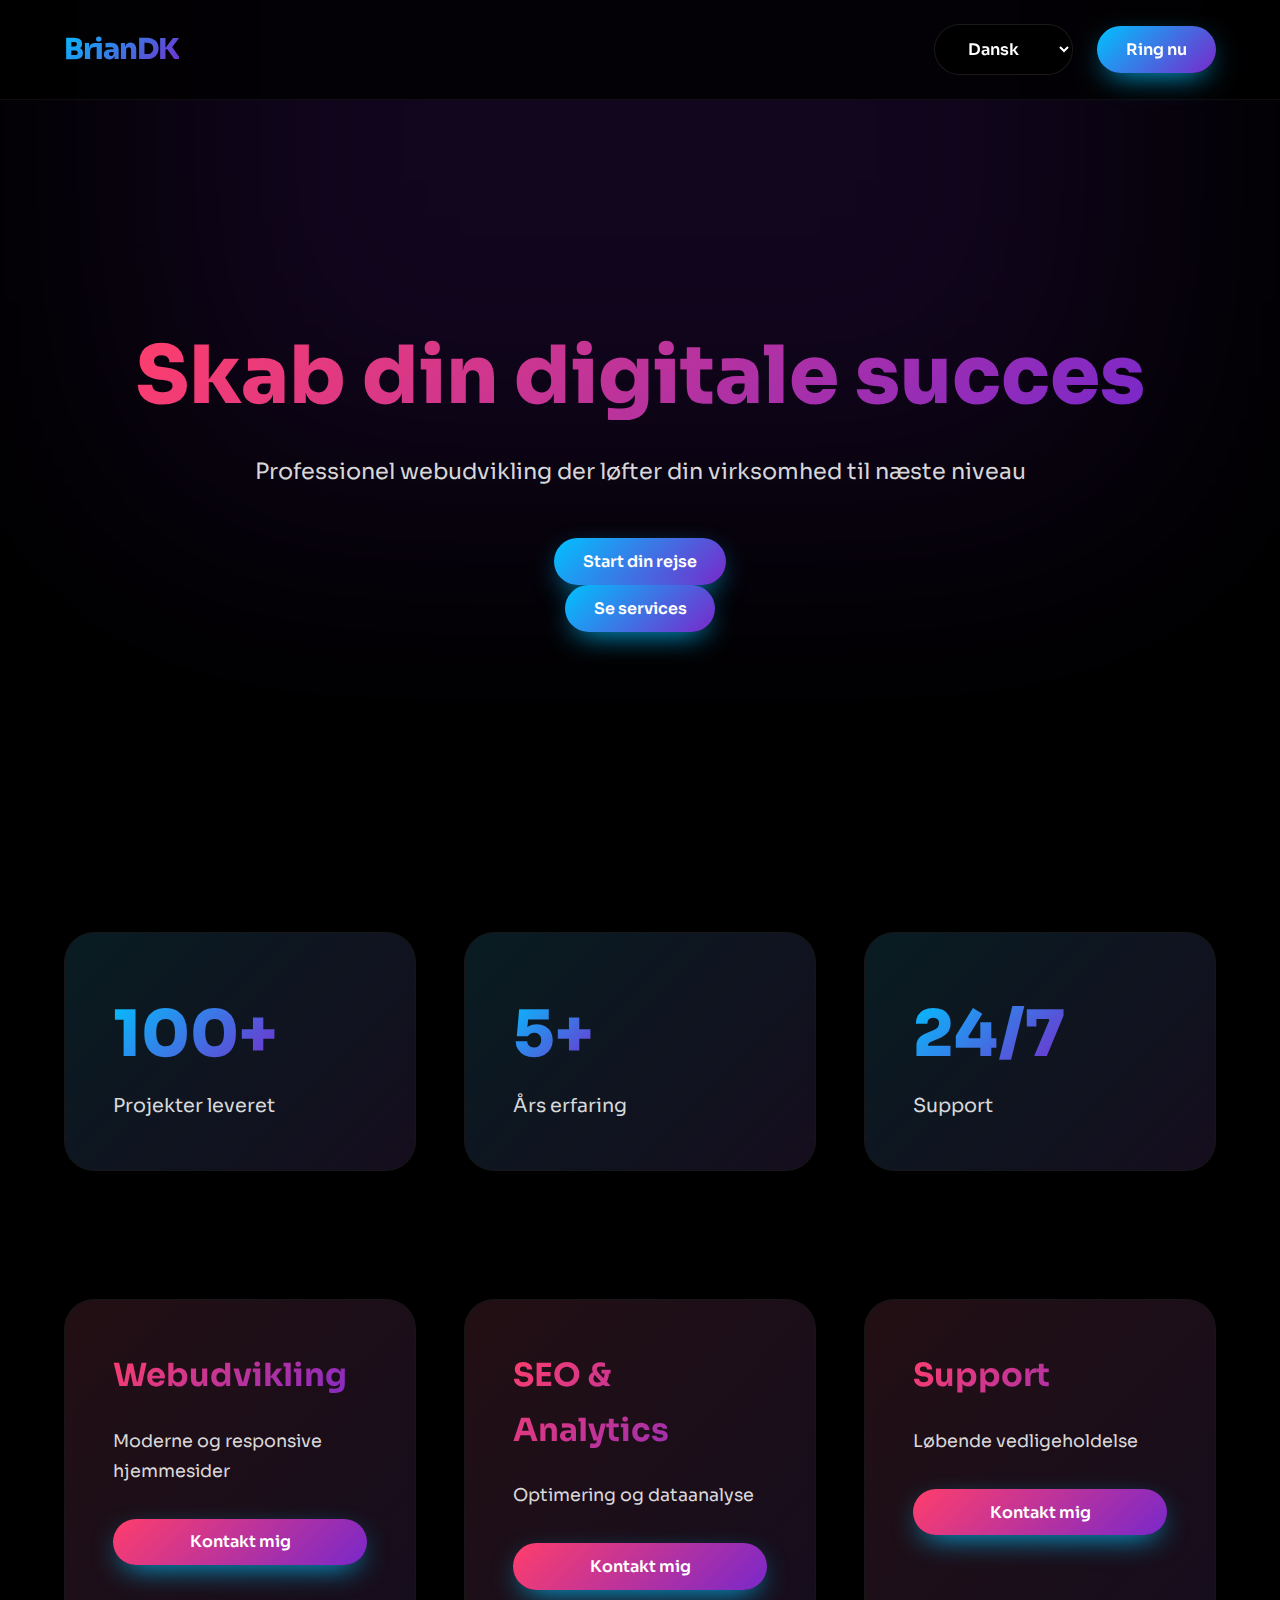
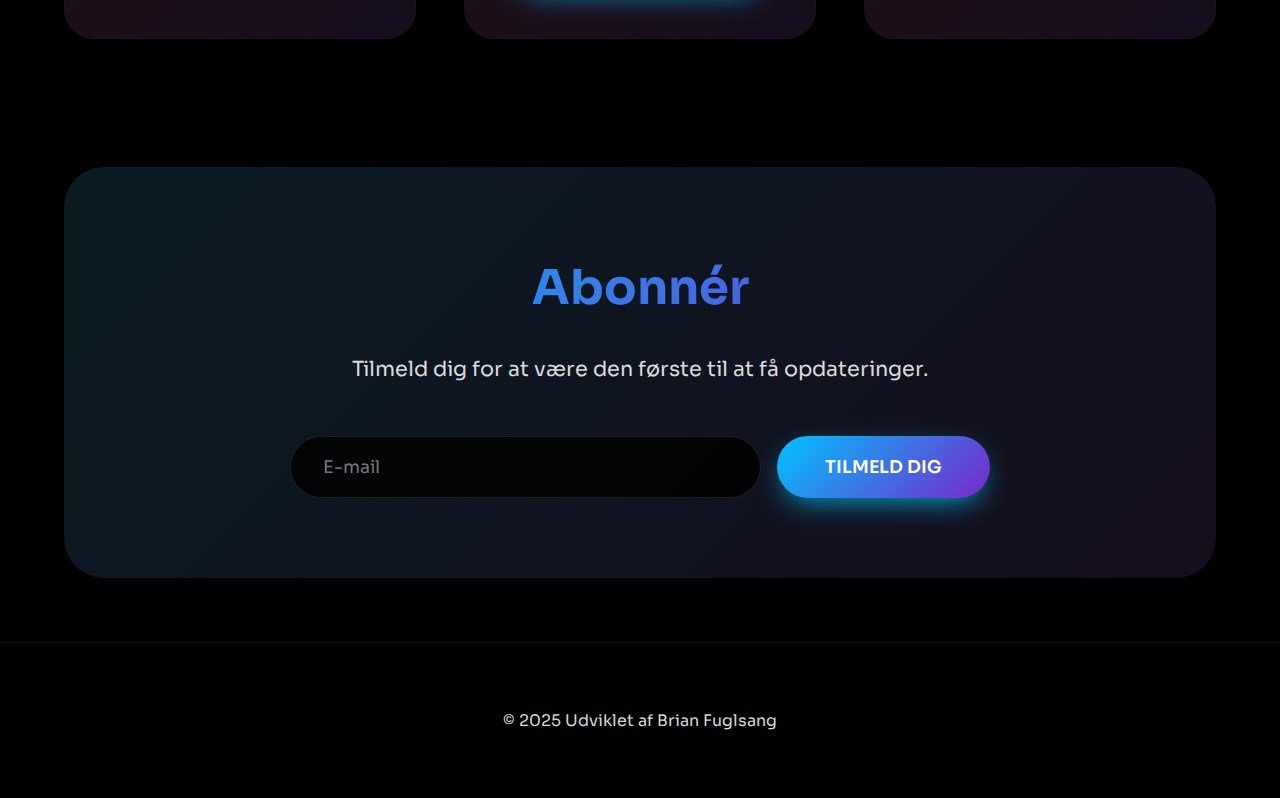
<file: index.html>
<!DOCTYPE html>
<html lang="da">
<head>
    <meta charset="UTF-8">
    <meta name="viewport" content="width=device-width, initial-scale=1.0">
    <title>BrianDK - Professionel Webudvikling</title>
    <link rel="stylesheet" href="styles.css">
    <link href="https://fonts.googleapis.com/css2?family=Sora:wght@400;600&display=swap" rel="stylesheet">
</head>
<body>
    <header>
        <nav>
            <a href="#" class="logo">BrianDK</a>
            <div class="nav-controls">
                <select onchange="changeLanguage(this.value)">
                    <option value="da">Dansk</option>
                    <option value="en">English</option>
                </select>
                <button onclick="showPhone()">
                    <span data-lang="da">Ring nu</span>
                    <span data-lang="en">Call now</span>
                </button>
            </div>
        </nav>
    </header>

    <main>
        <section class="hero">
            <h1>
                <span data-lang="da">Skab din digitale succes</span>
                <span data-lang="en">Create your digital success</span>
            </h1>
            <p>
                <span data-lang="da">Professionel webudvikling der løfter din virksomhed til næste niveau</span>
                <span data-lang="en">Professional web development that elevates your business to the next level</span>
            </p>
            <button onclick="showPhone()" class="cta-button">
                <span data-lang="da">Start din rejse</span>
                <span data-lang="en">Start your journey</span>
            </button>
            <button onclick="location.href='#services'" class="secondary-button">
                <span data-lang="da">Se services</span>
                <span data-lang="en">View services</span>
            </button>
        </section>

        <section class="stats">
            <div>
                <span class="number">100+</span>
                <span class="label" data-lang="da">Projekter leveret</span>
                <span class="label" data-lang="en">Projects delivered</span>
            </div>
            <div>
                <span class="number">5+</span>
                <span class="label" data-lang="da">Års erfaring</span>
                <span class="label" data-lang="en">Years experience</span>
            </div>
            <div>
                <span class="number">24/7</span>
                <span class="label" data-lang="da">Support</span>
                <span class="label" data-lang="en">Support</span>
            </div>
        </section>

        <section id="services" class="services">
            <div class="service">
                <h2>
                    <span data-lang="da">Webudvikling</span>
                    <span data-lang="en">Web Development</span>
                </h2>
                <p>
                    <span data-lang="da">Moderne og responsive hjemmesider</span>
                    <span data-lang="en">Modern and responsive websites</span>
                </p>
                <button onclick="showPhone()">
                    <span data-lang="da">Kontakt mig</span>
                    <span data-lang="en">Contact me</span>
                </button>
            </div>

            <div class="service">
                <h2>
                    <span data-lang="da">SEO & Analytics</span>
                    <span data-lang="en">SEO & Analytics</span>
                </h2>
                <p>
                    <span data-lang="da">Optimering og dataanalyse</span>
                    <span data-lang="en">Optimization and data analysis</span>
                </p>
                <button onclick="showPhone()">
                    <span data-lang="da">Kontakt mig</span>
                    <span data-lang="en">Contact me</span>
                </button>
            </div>

            <div class="service">
                <h2>
                    <span data-lang="da">Support</span>
                    <span data-lang="en">Support</span>
                </h2>
                <p>
                    <span data-lang="da">Løbende vedligeholdelse</span>
                    <span data-lang="en">Continuous maintenance</span>
                </p>
                <button onclick="showPhone()">
                    <span data-lang="da">Kontakt mig</span>
                    <span data-lang="en">Contact me</span>
                </button>
            </div>
        </section>

        <section class="subscribe">
            <h2>
                <span data-lang="da">Abonnér</span>
                <span data-lang="en">Subscribe</span>
            </h2>
            <p>
                <span data-lang="da">Tilmeld dig for at være den første til at få opdateringer.</span>
                <span data-lang="en">Sign up to be the first to receive updates.</span>
            </p>
            <form class="subscribe-form">
                <input type="email" placeholder="E-mail" required>
                <button type="submit">
                    <span data-lang="da">TILMELD DIG</span>
                    <span data-lang="en">SUBSCRIBE</span>
                </button>
            </form>
        </section>
    </main>

    <div class="popup">
        <a href="tel:36200759">36 20 07 59</a>
    </div>

    <footer>
        <p>© 2025 Udviklet af Brian Fuglsang</p>
    </footer>

    <script src="script.js"></script>
</body>
</html>
</file>
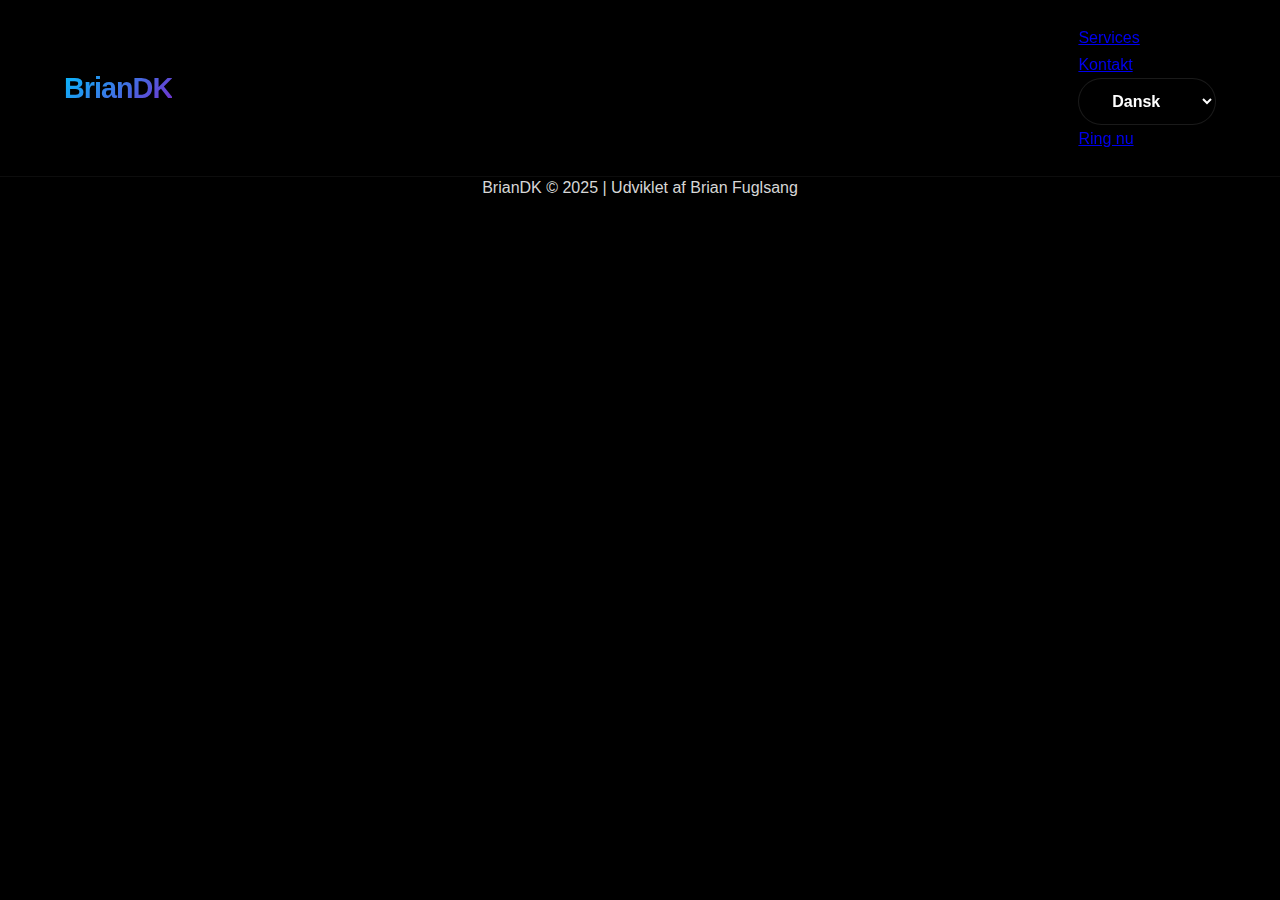
<file: contact.html>
<!DOCTYPE html>
<html lang="da">
<head>
    <meta charset="UTF-8">
    <meta name="viewport" content="width=device-width, initial-scale=1.0">
    <title>Kontakt - BrianDK</title>
    <link rel="stylesheet" href="styles.css">
    <link href="https://fonts.googleapis.com/css2?family=Inter:wght@400;500;600;700&display=swap" rel="stylesheet">
    <link href="https://unpkg.com/aos@2.3.1/dist/aos.css" rel="stylesheet">
</head>
<body>
    <header>
        <nav>
            <div class="logo">BrianDK</div>
            <div class="nav-links">
                <a href="services.html" data-lang="da">Services</a>
                <a href="contact.html" class="active" data-lang="da">Kontakt</a>
                <select id="language-selector" onchange="changeLanguage(this.value)">
                    <option value="da">Dansk</option>
                    <option value="en">English</option>
                </select>
                <a href="tel:36200759" class="contact-btn" data-lang="da">Ring nu</a>
                <a href="tel:36200759" class="contact-btn hidden" data-lang="en">Call now</a>
            </div>
        </nav>
    </header>

    <main>
        <section class="contact-hero">
            <div class="contact-content" data-aos="fade-up">
                <h1 data-lang="da">Lad os snakke om dit projekt</h1>
                <h1 class="hidden" data-lang="en">Let's talk about your project</h1>
                <p data-lang="da">Ring til mig på 36 20 07 59 for en uforpligtende snak om dine behov og ønsker</p>
                <p class="hidden" data-lang="en">Call me at 36 20 07 59 for a non-binding chat about your needs and wishes</p>
                <a href="tel:36200759" class="cta-button" data-lang="da">Ring nu</a>
                <a href="tel:36200759" class="cta-button hidden" data-lang="en">Call now</a>
            </div>
        </section>
    </main>

    <footer>
        <div class="footer-content">
            <div class="copyright">
                <p>BrianDK © 2025 | Udviklet af Brian Fuglsang</p>
            </div>
        </div>
    </footer>

    <script src="https://unpkg.com/aos@2.3.1/dist/aos.js"></script>
    <script src="script.js"></script>
</body>
</html>
</file>
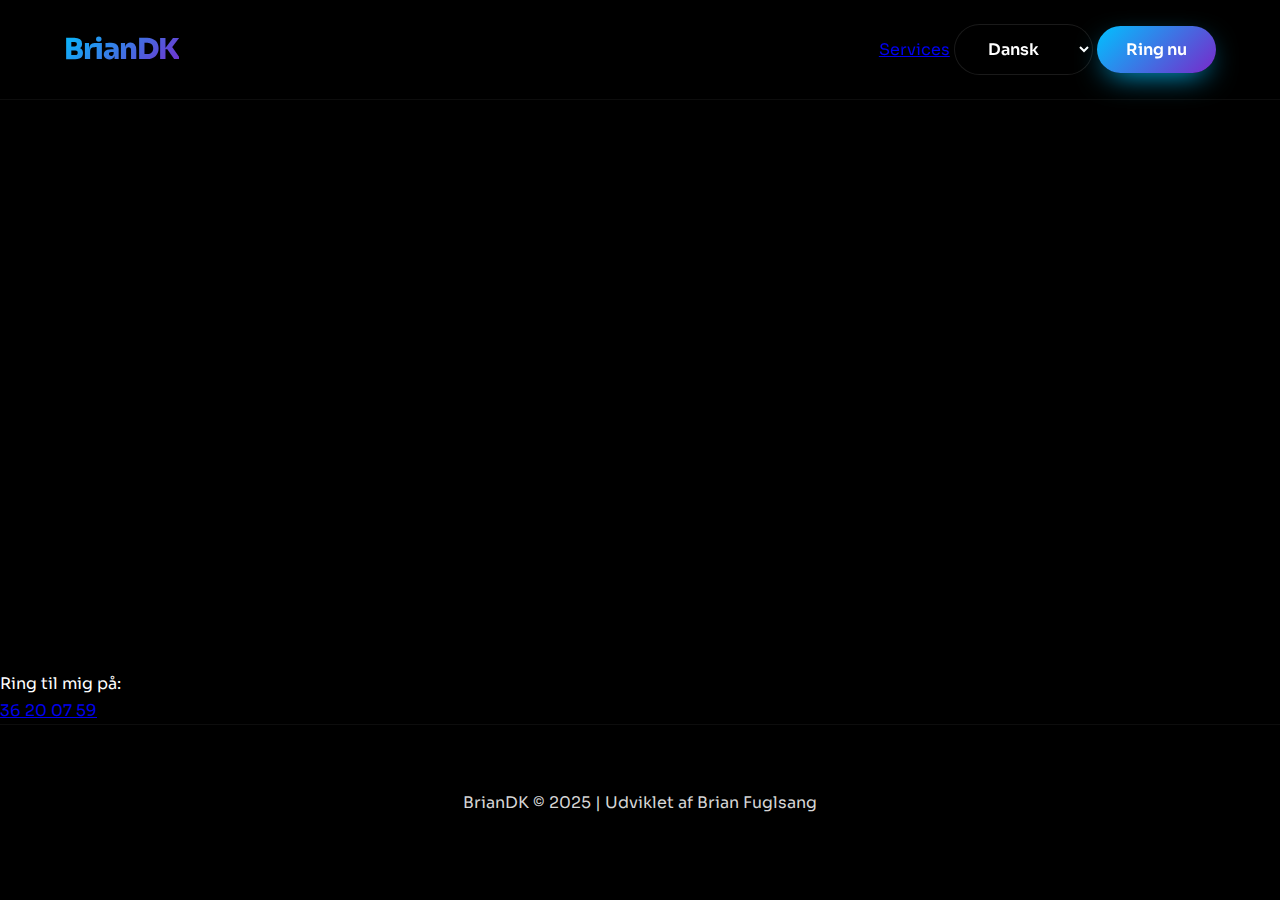
<file: services.html>
<!DOCTYPE html>
<html lang="da">
<head>
    <meta charset="UTF-8">
    <meta name="viewport" content="width=device-width, initial-scale=1.0">
    <title>Services - BrianDK</title>
    <link rel="stylesheet" href="styles.css">
    <link href="https://fonts.googleapis.com/css2?family=Sora:wght@400;500;600;700&display=swap" rel="stylesheet">
    <link href="https://unpkg.com/aos@2.3.1/dist/aos.css" rel="stylesheet">
</head>
<body>
    <div class="gradient-bg">
        <div class="blur-circle-1"></div>
        <div class="blur-circle-2"></div>
        
        <header class="glass-nav">
            <nav>
                <a href="index.html" class="logo">
                    <span class="gradient-text">BrianDK</span>
                </a>
                <div class="nav-links">
                    <a href="services.html">Services</a>
                    <select id="language-selector" class="glass-select" onchange="changeLanguage(this.value)">
                        <option value="da">Dansk</option>
                        <option value="en">English</option>
                    </select>
                    <button onclick="showPhone()" class="glass-button">
                        <span data-lang="da">Ring nu</span>
                        <span data-lang="en" style="display: none;">Call now</span>
                    </button>
                </div>
            </nav>
        </header>

        <main>
            <section class="service-hero glass-card" data-aos="fade-up">
                <h1 class="gradient-text">
                    <span data-lang="da">Professionelle Webløsninger</span>
                    <span data-lang="en" style="display: none;">Professional Web Solutions</span>
                </h1>
                <p class="hero-text">
                    <span data-lang="da">Skræddersyede digitale løsninger til din virksomhed</span>
                    <span data-lang="en" style="display: none;">Tailored digital solutions for your business</span>
                </p>
            </section>

            <section class="services-grid">
                <div class="service-card glass-card" data-aos="fade-up">
                    <h2>
                        <span data-lang="da">Webudvikling</span>
                        <span data-lang="en" style="display: none;">Web Development</span>
                    </h2>
                    <ul>
                        <li data-lang="da">Fuldt responsive på alle enheder</li>
                        <li data-lang="da">Optimeret for hurtig indlæsning</li>
                        <li data-lang="da">Brugervenlige og intuitive</li>
                        <li data-lang="da">SEO-optimerede fra starten</li>
                        <li data-lang="en" style="display: none;">Fully responsive on all devices</li>
                        <li data-lang="en" style="display: none;">Optimized for fast loading</li>
                        <li data-lang="en" style="display: none;">User-friendly and intuitive</li>
                        <li data-lang="en" style="display: none;">SEO-optimized from the start</li>
                    </ul>
                    <button onclick="showPhone()" class="service-cta">
                        <span data-lang="da">Få et tilbud</span>
                        <span data-lang="en" style="display: none;">Get a quote</span>
                    </button>
                </div>

                <div class="service-card glass-card" data-aos="fade-up" data-aos-delay="100">
                    <h2>
                        <span data-lang="da">Analytics & Rapportering</span>
                        <span data-lang="en" style="display: none;">Analytics & Reporting</span>
                    </h2>
                    <ul>
                        <li data-lang="da">Detaljeret besøgsstatistik</li>
                        <li data-lang="da">Brugeradfærdsanalyse</li>
                        <li data-lang="da">Konverteringsoptimering</li>
                        <li data-lang="da">Månedlige rapporter</li>
                        <li data-lang="en" style="display: none;">Detailed visitor statistics</li>
                        <li data-lang="en" style="display: none;">User behavior analysis</li>
                        <li data-lang="en" style="display: none;">Conversion optimization</li>
                        <li data-lang="en" style="display: none;">Monthly reports</li>
                    </ul>
                    <button onclick="showPhone()" class="service-cta">
                        <span data-lang="da">Få et tilbud</span>
                        <span data-lang="en" style="display: none;">Get a quote</span>
                    </button>
                </div>

                <div class="service-card glass-card" data-aos="fade-up" data-aos-delay="200">
                    <h2>
                        <span data-lang="da">Support & Vedligeholdelse</span>
                        <span data-lang="en" style="display: none;">Support & Maintenance</span>
                    </h2>
                    <ul>
                        <li data-lang="da">Hurtig responstid</li>
                        <li data-lang="da">Regelmæssige opdateringer</li>
                        <li data-lang="da">Sikkerhedsopdateringer</li>
                        <li data-lang="da">Backup-løsninger</li>
                        <li data-lang="en" style="display: none;">Quick response time</li>
                        <li data-lang="en" style="display: none;">Regular updates</li>
                        <li data-lang="en" style="display: none;">Security updates</li>
                        <li data-lang="en" style="display: none;">Backup solutions</li>
                    </ul>
                    <button onclick="showPhone()" class="service-cta">
                        <span data-lang="da">Få et tilbud</span>
                        <span data-lang="en" style="display: none;">Get a quote</span>
                    </button>
                </div>
            </section>
        </main>

        <!-- Phone Popup -->
        <div id="phone-popup" class="phone-popup hidden">
            <p>
                <span data-lang="da">Ring til mig på:</span>
                <span data-lang="en" style="display: none;">Call me at:</span>
            </p>
            <a href="tel:36200759" class="phone-number">36 20 07 59</a>
        </div>

        <footer class="glass-card">
            <div class="footer-content">
                <p>BrianDK © 2025 | Udviklet af Brian Fuglsang</p>
            </div>
        </footer>
    </div>

    <script src="https://unpkg.com/aos@2.3.1/dist/aos.js"></script>
    <script src="script.js"></script>
</body>
</html>
</file>
<file: styles.css>
/* Nyt moderne design med nye farver */
:root {
    --primary: #00c2ff;
    --secondary: #ff3e6c;
    --accent: #7928ca;
    --text: #ffffff;
    --text-secondary: rgba(255, 255, 255, 0.85);
    --bg: #000000;
    --card-bg: rgba(255, 255, 255, 0.04);
    --gradient-1: linear-gradient(135deg, #00c2ff, #7928ca);
    --gradient-2: linear-gradient(135deg, #ff3e6c, #7928ca);
    --glass: rgba(0, 0, 0, 0.8);
}

/* Basis styling */
* {
    margin: 0;
    padding: 0;
    box-sizing: border-box;
}

body {
    font-family: 'Sora', sans-serif;
    background: var(--bg);
    color: var(--text);
    line-height: 1.7;
    overflow-x: hidden;
}

/* Moderne header */
header {
    position: fixed;
    width: 100%;
    top: 0;
    background: var(--glass);
    backdrop-filter: blur(20px);
    border-bottom: 1px solid rgba(255, 255, 255, 0.05);
    z-index: 1000;
}

nav {
    display: flex;
    justify-content: space-between;
    align-items: center;
    padding: 1.5rem max(2rem, 5vw);
    max-width: 1400px;
    margin: 0 auto;
}

.logo {
    font-size: 1.8rem;
    font-weight: 800;
    background: var(--gradient-1);
    -webkit-background-clip: text;
    -webkit-text-fill-color: transparent;
    letter-spacing: -1px;
}

.nav-controls {
    display: flex;
    gap: 1.5rem;
    align-items: center;
}

/* Knapper og inputs */
button, select {
    padding: 0.8rem 1.8rem;
    border-radius: 100px;
    font-family: inherit;
    font-size: 1rem;
    font-weight: 600;
    cursor: pointer;
    transition: all 0.4s cubic-bezier(0.4, 0, 0.2, 1);
}

select {
    background: var(--glass);
    border: 1px solid rgba(255, 255, 255, 0.1);
    color: var(--text);
}

button {
    background: var(--gradient-1);
    border: none;
    color: var(--text);
    box-shadow: 0 10px 30px -10px var(--primary);
}

button:hover {
    transform: translateY(-3px);
    box-shadow: 0 20px 40px -15px var(--primary);
}

/* Hero sektion */
main {
    padding: 0 max(2rem, 5vw);
    max-width: 1400px;
    margin: 0 auto;
}

.hero {
    min-height: 100vh;
    display: flex;
    flex-direction: column;
    justify-content: center;
    align-items: center;
    text-align: center;
    padding: 8rem 0 4rem;
    position: relative;
}

.hero::before {
    content: '';
    position: absolute;
    top: 0;
    left: 50%;
    width: 1000px;
    height: 1000px;
    background: var(--accent);
    filter: blur(140px);
    opacity: 0.15;
    transform: translate(-50%, -50%);
    z-index: -1;
}

.hero h1 {
    font-size: clamp(2.5rem, 8vw, 5rem);
    line-height: 1.1;
    margin-bottom: 2rem;
    background: var(--gradient-2);
    -webkit-background-clip: text;
    -webkit-text-fill-color: transparent;
    font-weight: 800;
}

.hero p {
    font-size: clamp(1.1rem, 4vw, 1.4rem);
    color: var(--text-secondary);
    max-width: 800px;
    margin-bottom: 3rem;
}

.hero-buttons {
    display: flex;
    gap: 1.5rem;
    flex-wrap: wrap;
    justify-content: center;
}

.hero-buttons button {
    min-width: 200px;
    font-size: 1.1rem;
    padding: 1rem 2rem;
}

.hero-buttons button:last-child {
    background: transparent;
    border: 2px solid var(--primary);
    box-shadow: none;
}

/* Stats sektion */
.stats {
    display: grid;
    grid-template-columns: repeat(3, 1fr);
    gap: clamp(1rem, 4vw, 3rem);
    margin: 2rem 0 8rem;
}

.stats > div {
    background: var(--card-bg);
    padding: clamp(2rem, 5vw, 3rem);
    border-radius: 30px;
    border: 1px solid rgba(255, 255, 255, 0.05);
    position: relative;
    overflow: hidden;
}

.stats > div::before {
    content: '';
    position: absolute;
    top: 0;
    left: 0;
    width: 100%;
    height: 100%;
    background: var(--gradient-1);
    opacity: 0.1;
    transition: 0.4s;
}

.stats > div:hover::before {
    opacity: 0.15;
}

.number {
    font-size: clamp(2.5rem, 6vw, 4rem);
    font-weight: 800;
    background: var(--gradient-1);
    -webkit-background-clip: text;
    -webkit-text-fill-color: transparent;
    margin-bottom: 1rem;
    position: relative;
}

.label {
    font-size: clamp(1rem, 3vw, 1.2rem);
    color: var(--text-secondary);
    position: relative;
}

/* Services */
.services {
    display: grid;
    grid-template-columns: repeat(auto-fit, minmax(300px, 1fr));
    gap: clamp(1.5rem, 4vw, 3rem);
    margin-bottom: 8rem;
}

.service {
    background: var(--card-bg);
    padding: clamp(2rem, 5vw, 3rem);
    border-radius: 30px;
    border: 1px solid rgba(255, 255, 255, 0.05);
    position: relative;
    overflow: hidden;
    transition: transform 0.4s cubic-bezier(0.4, 0, 0.2, 1);
}

.service::before {
    content: '';
    position: absolute;
    top: 0;
    left: 0;
    width: 100%;
    height: 100%;
    background: var(--gradient-2);
    opacity: 0.1;
    transition: 0.4s;
}

.service:hover {
    transform: translateY(-10px);
}

.service:hover::before {
    opacity: 0.15;
}

.service h2 {
    font-size: clamp(1.5rem, 4vw, 2rem);
    margin-bottom: 1.5rem;
    background: var(--gradient-2);
    -webkit-background-clip: text;
    -webkit-text-fill-color: transparent;
    position: relative;
}

.service p {
    font-size: clamp(1rem, 3vw, 1.1rem);
    color: var(--text-secondary);
    margin-bottom: 2rem;
    position: relative;
}

.service button {
    width: 100%;
    background: var(--gradient-2);
    position: relative;
}

/* Subscribe sektion */
.subscribe {
    background: var(--card-bg);
    padding: clamp(3rem, 8vw, 5rem);
    border-radius: 40px;
    text-align: center;
    position: relative;
    overflow: hidden;
    margin: 4rem 0;
}

.subscribe::before {
    content: '';
    position: absolute;
    top: 0;
    left: 0;
    width: 100%;
    height: 100%;
    background: var(--gradient-1);
    opacity: 0.1;
}

.subscribe h2 {
    font-size: clamp(2rem, 6vw, 3rem);
    margin-bottom: 1.5rem;
    background: var(--gradient-1);
    -webkit-background-clip: text;
    -webkit-text-fill-color: transparent;
    position: relative;
}

.subscribe p {
    font-size: clamp(1.1rem, 3vw, 1.3rem);
    color: var(--text-secondary);
    max-width: 700px;
    margin: 0 auto 3rem;
    position: relative;
}

.subscribe-form {
    display: flex;
    gap: 1rem;
    max-width: 700px;
    margin: 0 auto;
    position: relative;
}

.subscribe-form input {
    flex: 1;
    padding: 1.2rem 2rem;
    border-radius: 100px;
    border: 1px solid rgba(255, 255, 255, 0.1);
    background: var(--glass);
    color: var(--text);
    font-family: inherit;
    font-size: 1.1rem;
}

.subscribe-form input:focus {
    outline: none;
    border-color: var(--primary);
}

.subscribe-form button {
    padding: 1.2rem 3rem;
    white-space: nowrap;
    font-size: 1.1rem;
}

/* Popup */
.popup {
    display: none;
    position: fixed;
    top: 50%;
    left: 50%;
    transform: translate(-50%, -50%);
    background: var(--glass);
    backdrop-filter: blur(30px);
    padding: clamp(2rem, 5vw, 3rem);
    border-radius: 30px;
    text-align: center;
    z-index: 1000;
    border: 1px solid rgba(255, 255, 255, 0.1);
}

.popup a {
    display: inline-block;
    color: var(--text);
    font-size: clamp(1.5rem, 5vw, 2.5rem);
    font-weight: 700;
    text-decoration: none;
    padding: 1.5rem 4rem;
    background: var(--gradient-1);
    border-radius: 100px;
    transition: all 0.4s cubic-bezier(0.4, 0, 0.2, 1);
}

.popup a:hover {
    transform: translateY(-3px);
    box-shadow: 0 20px 40px -15px var(--primary);
}

/* Footer */
footer {
    text-align: center;
    padding: 4rem 2rem;
    color: var(--text-secondary);
    border-top: 1px solid rgba(255, 255, 255, 0.05);
}

/* Mobile Styles */
@media (max-width: 768px) {
    .nav-controls {
        gap: 1rem;
    }

    button, select {
        padding: 0.7rem 1.4rem;
        font-size: 0.9rem;
    }

    .hero {
        padding-top: 6rem;
    }

    .hero-buttons {
        flex-direction: column;
        width: 100%;
    }

    .hero-buttons button {
        width: 100%;
    }

    .stats {
        grid-template-columns: repeat(2, 1fr);
        margin: 2rem 0 4rem;
    }

    .services {
        margin-bottom: 4rem;
    }

    .subscribe {
        padding: 2.5rem 1.5rem;
    }

    .subscribe-form {
        flex-direction: column;
    }

    .popup {
        width: 90%;
        max-width: 400px;
    }

    .popup a {
        width: 100%;
        padding: 1.2rem;
    }
}

/* Extra Small Mobile */
@media (max-width: 375px) {
    .stats {
        grid-template-columns: 1fr;
    }

    .nav-controls {
        gap: 0.5rem;
    }

    button, select {
        padding: 0.6rem 1.2rem;
        font-size: 0.85rem;
    }
}

/* Sprog skift */
[data-lang] {
    display: none;
}

[data-lang].active {
    display: block;
}
</file>
